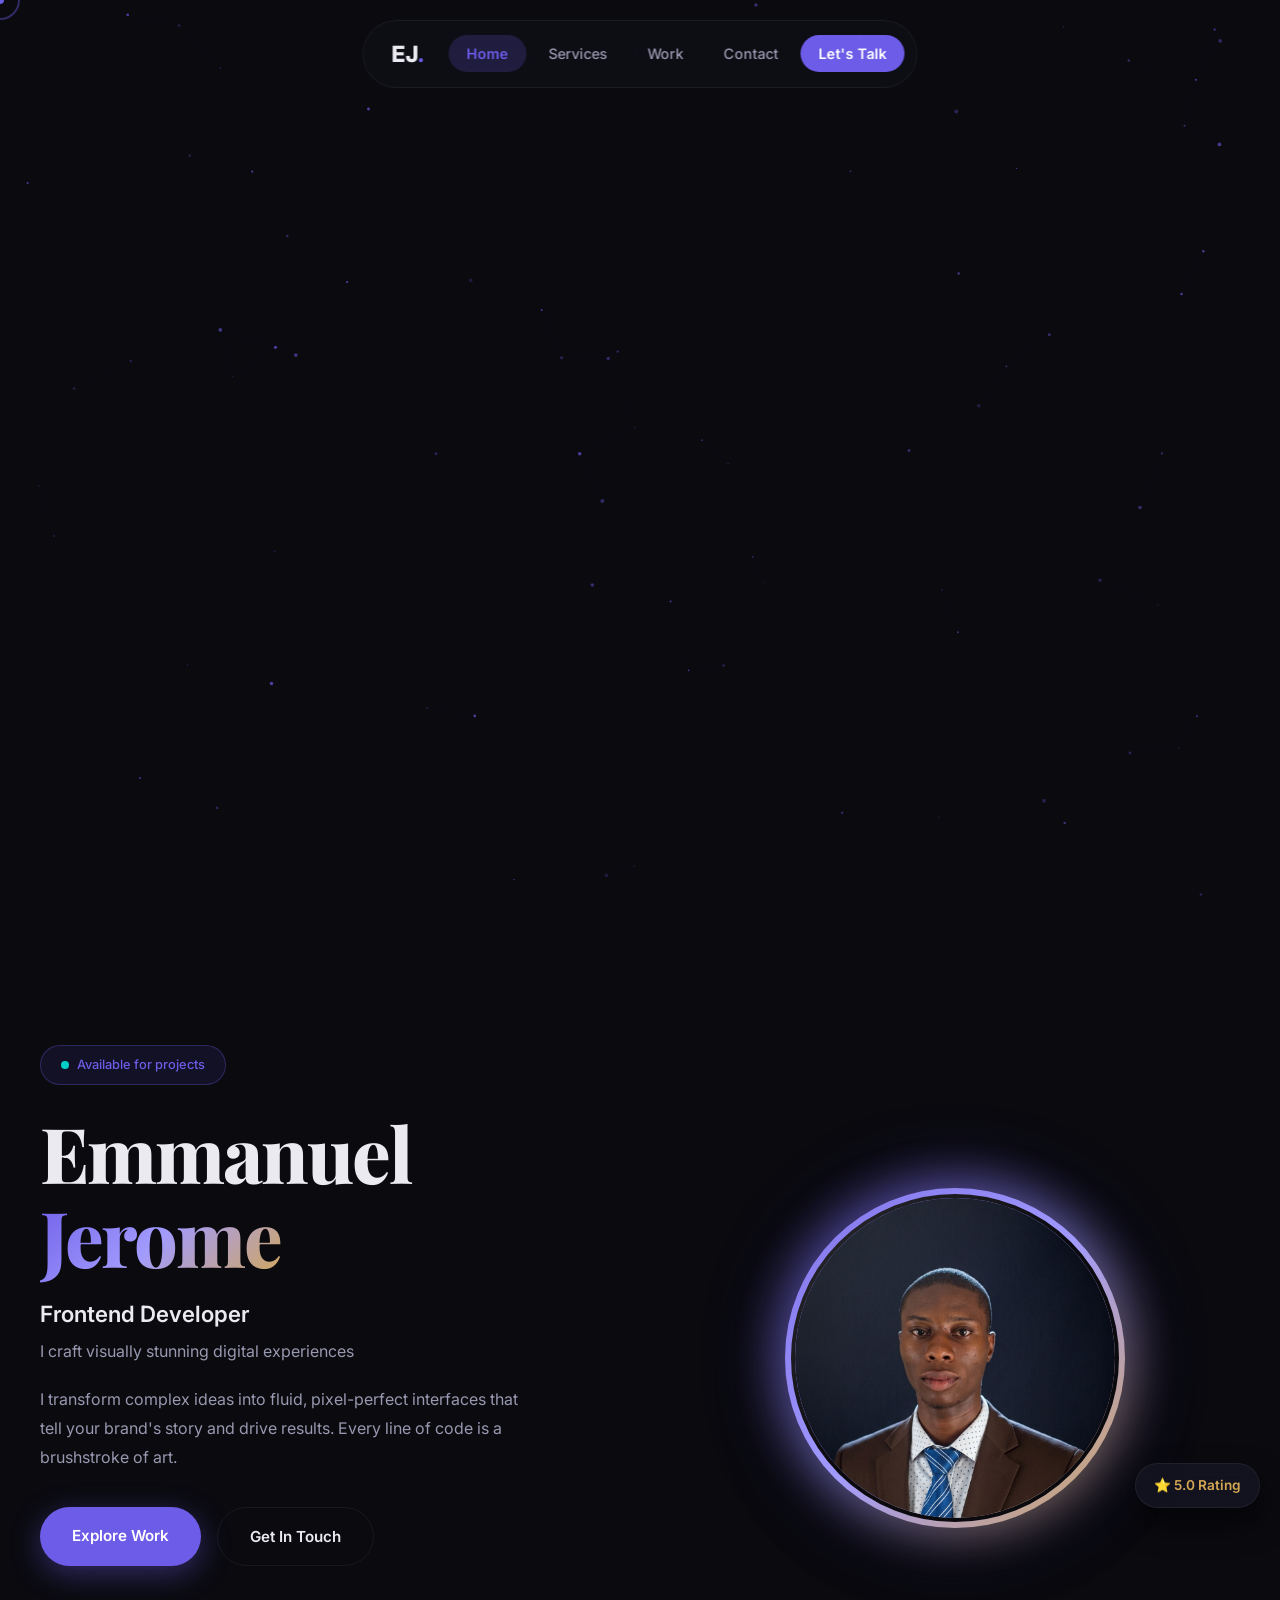
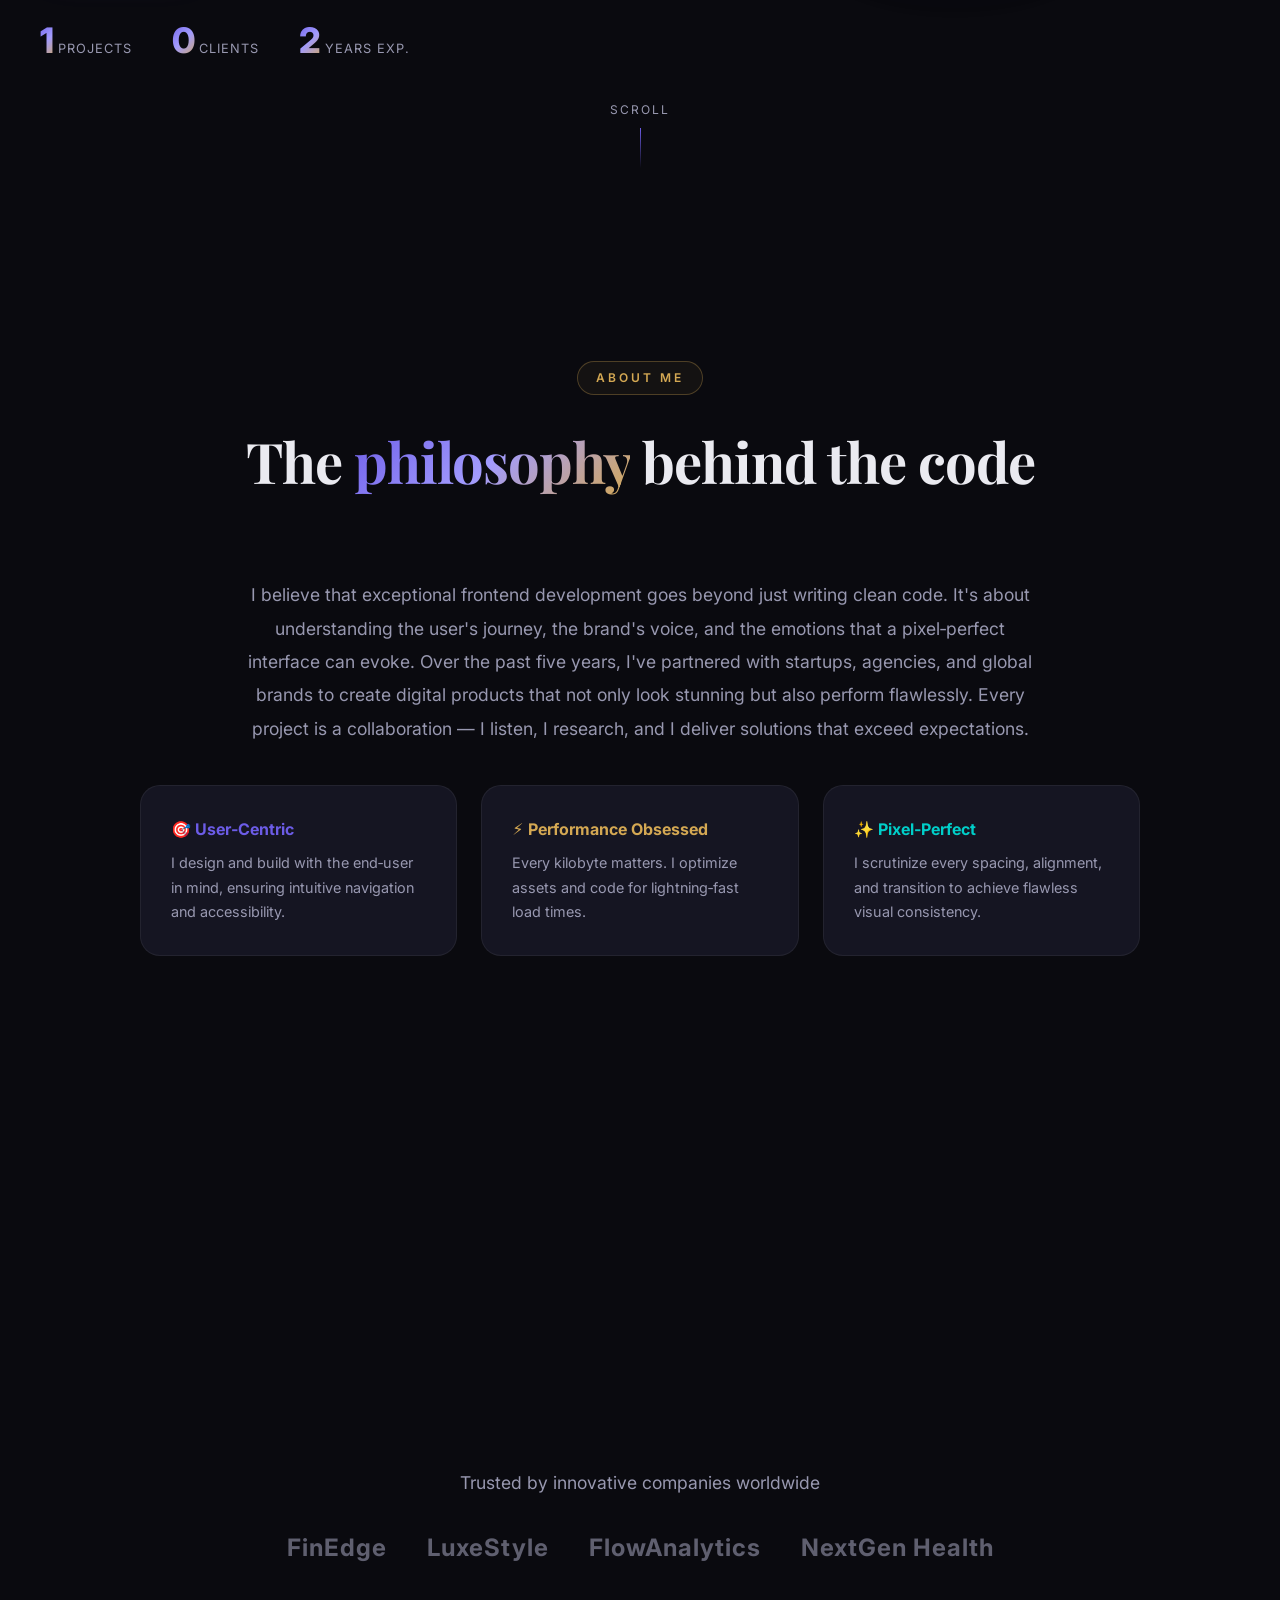
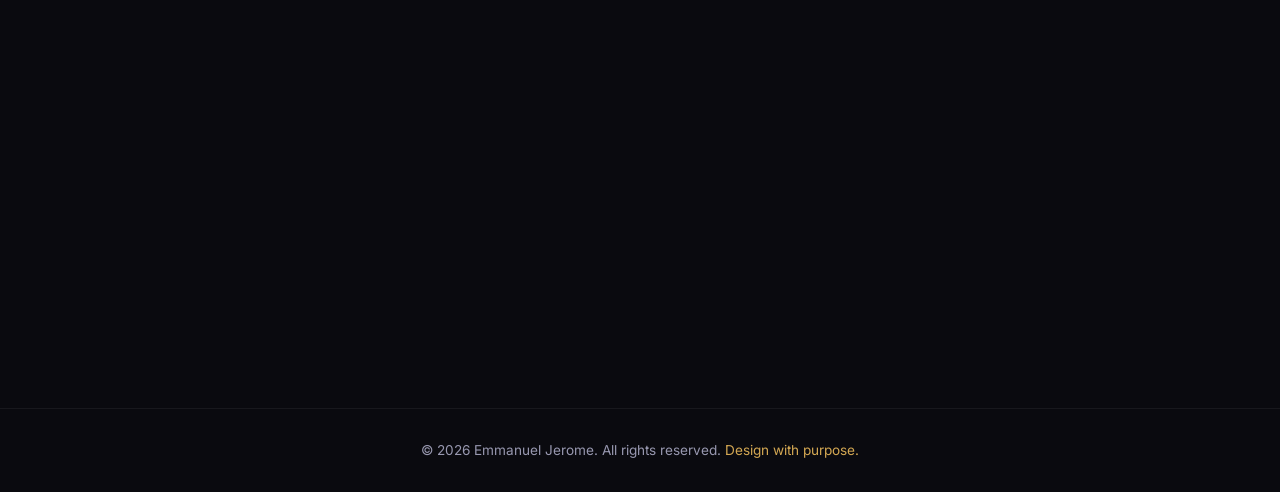
<file: index.html>
<!DOCTYPE html>
<html lang="en">
<head>
    <meta charset="UTF-8">
    <meta name="viewport" content="width=device-width, initial-scale=1.0">
    <title>Emmanuel Jerome | Frontend Developer</title>
    <link rel="stylesheet" href="style.css">
    <script defer src="script.js"></script>
</head>
<body>
    <div class="cursor" id="cursor"></div>
    <div class="cursor-follower" id="cursorFollower"></div>
    <canvas id="particleCanvas"></canvas>

    <div class="preloader" id="preloader">
        <div class="preloader-logo">
            <svg viewBox="0 0 100 100" width="80" height="80">
                <circle cx="50" cy="50" r="45" fill="none" stroke="url(#gradient)" stroke-width="3" stroke-dasharray="283" stroke-dashoffset="283" stroke-linecap="round" />
                <defs>
                    <linearGradient id="gradient" x1="0%" y1="0%" x2="100%" y2="100%">
                        <stop offset="0%" stop-color="#6C5CE7" />
                        <stop offset="100%" stop-color="#D4A853" />
                    </linearGradient>
                </defs>
            </svg>
            <span>EJ</span>
        </div>
    </div>

    <nav class="nav" id="navbar">
        <div class="nav-container">
            <a href="index.html" class="nav-logo"><span class="logo-text">EJ<span class="logo-dot">.</span></span></a>
            <ul class="nav-links" id="navLinks">
                <li><a href="index.html" class="active">Home</a></li>
                <li><a href="services.html">Services</a></li>
                <li><a href="work.html">Work</a></li>
                <li><a href="contact.html">Contact</a></li>
                <li><a href="contact.html" class="nav-cta">Let's Talk</a></li>
            </ul>
            <div class="hamburger" id="hamburger">
                <span></span><span></span><span></span>
            </div>
        </div>
    </nav>

    <main>
        <!-- Hero Section -->
        <section class="section hero-section">
            <div class="section-container hero-grid">
                <div class="hero-content">
                    <div class="hero-badge" data-reveal>
                        <span class="badge-pulse"></span>
                        Available for projects
                    </div>
                    <h1 class="hero-title" data-reveal>
                        Emmanuel <span class="text-gradient">Jerome</span>
                    </h1>
                    <div class="hero-role-wrapper" data-reveal>
                        <span class="hero-role">Frontend Developer</span>
                        <span class="hero-role-sub">I craft visually stunning digital experiences</span>
                    </div>
                    <p class="hero-description" data-reveal>
                        I transform complex ideas into fluid, pixel-perfect interfaces that tell your brand's story and drive results. Every line of code is a brushstroke of art.
                    </p>
                    <div class="hero-actions" data-reveal>
                        <a href="work.html" class="btn btn-primary magnetic">Explore Work</a>
                        <a href="contact.html" class="btn btn-outline magnetic">Get In Touch</a>
                    </div>
                    <div class="hero-stats" data-reveal>
                        <div class="stat">
                            <span class="stat-number counter" data-target="4">0</span>
                            <span class="stat-label">Projects</span>
                        </div>
                        <div class="stat">
                            <span class="stat-number counter" data-target="2">0</span>
                            <span class="stat-label">Clients</span>
                        </div>
                        <div class="stat">
                            <span class="stat-number">2</span>
                            <span class="stat-label">Years Exp.</span>
                        </div>
                    </div>
                </div>
                <div class="hero-visual" data-reveal>
                    <div class="hero-image-card" id="heroCard">
                        <div class="card-border-gradient"></div>
                        <div class="card-image">
                            <img src="Banner-photo.png" width='400' height='400' viewBox='0 0 400 400'%3E%3Crect fill='%23161622' width='400' height='400'/%3E%3Ctext x='200' y='220' text-anchor='middle' fill='%236C5CE7' font-size='130' font-weight='700' font-family='Inter, sans-serif'%3EEJ%3C/text%3E%3C/svg%3E" alt="Emmanuel Jerome">
                        </div>
                        <div class="card-shine"></div>
                    </div>
                    <div class="floating-badge" id="floatingBadge">
                        <span>⭐ 5.0 Rating</span>
                    </div>
                </div>
            </div>
            <div class="scroll-indicator" id="scrollIndicator">
                <span>Scroll</span>
                <div class="scroll-line"></div>
            </div>
        </section>

        <!-- Brand Story / About Section -->
        <section class="section about-section" style="padding-top:80px; padding-bottom:80px;">
            <div class="section-container" style="max-width:1000px; text-align:center;">
                <div class="section-header" data-reveal>
                    <span class="section-tag">About Me</span>
                    <h2 class="section-title">The <span class="text-gradient">philosophy</span> behind the code</h2>
                </div>
                <p class="about-text" data-reveal style="color: var(--text-secondary); font-size:1.1rem; line-height:1.9; max-width:800px; margin:0 auto 30px;">
                    I believe that exceptional frontend development goes beyond just writing clean code. It's about understanding the user's journey, the brand's voice, and the emotions that a pixel‑perfect interface can evoke. Over the past five years, I've partnered with startups, agencies, and global brands to create digital products that not only look stunning but also perform flawlessly. Every project is a collaboration — I listen, I research, and I deliver solutions that exceed expectations.
                </p>
                <div class="philosophy-grid" data-reveal style="display:grid; grid-template-columns: repeat(auto-fit, minmax(220px,1fr)); gap:24px; text-align:left; margin-top:40px;">
                    <div class="phil-card" style="background:var(--bg-card); border:1px solid var(--border-subtle); border-radius:var(--radius-md); padding:30px;">
                        <h4 style="color:var(--accent-purple); margin-bottom:8px;">🎯 User‑Centric</h4>
                        <p style="color:var(--text-secondary); font-size:0.9rem;">I design and build with the end‑user in mind, ensuring intuitive navigation and accessibility.</p>
                    </div>
                    <div class="phil-card" style="background:var(--bg-card); border:1px solid var(--border-subtle); border-radius:var(--radius-md); padding:30px;">
                        <h4 style="color:var(--accent-gold); margin-bottom:8px;">⚡ Performance Obsessed</h4>
                        <p style="color:var(--text-secondary); font-size:0.9rem;">Every kilobyte matters. I optimize assets and code for lightning‑fast load times.</p>
                    </div>
                    <div class="phil-card" style="background:var(--bg-card); border:1px solid var(--border-subtle); border-radius:var(--radius-md); padding:30px;">
                        <h4 style="color:var(--accent-teal); margin-bottom:8px;">✨ Pixel‑Perfect</h4>
                        <p style="color:var(--text-secondary); font-size:0.9rem;">I scrutinize every spacing, alignment, and transition to achieve flawless visual consistency.</p>
                    </div>
                </div>
            </div>
        </section>

        <!-- Trusted By / Client Logos (symbolic) -->
        <section class="section trust-section" style="padding-top:0; padding-bottom:80px;">
            <div class="section-container" style="text-align:center;">
                <p class="section-subtitle" data-reveal style="margin-bottom:30px;">Trusted by innovative companies worldwide</p>
                <div class="logo-strip" data-reveal style="display:flex; flex-wrap:wrap; justify-content:center; gap:40px; align-items:center; opacity:0.6;">
                    <span style="font-weight:700; font-size:1.5rem; letter-spacing:1px; color:var(--text-secondary);">FinEdge</span>
                    <span style="font-weight:700; font-size:1.5rem; letter-spacing:1px; color:var(--text-secondary);">LuxeStyle</span>
                    <span style="font-weight:700; font-size:1.5rem; letter-spacing:1px; color:var(--text-secondary);">FlowAnalytics</span>
                    <span style="font-weight:700; font-size:1.5rem; letter-spacing:1px; color:var(--text-secondary);">NextGen Health</span>
                </div>
            </div>
        </section>
    </main>

    <footer class="footer">
        <div class="footer-container">
            <p>© <span id="currentYear">2024</span> Emmanuel Jerome. All rights reserved. <span class="footer-cta">Design with purpose.</span></p>
        </div>
    </footer>
</body>
</html>
</file>
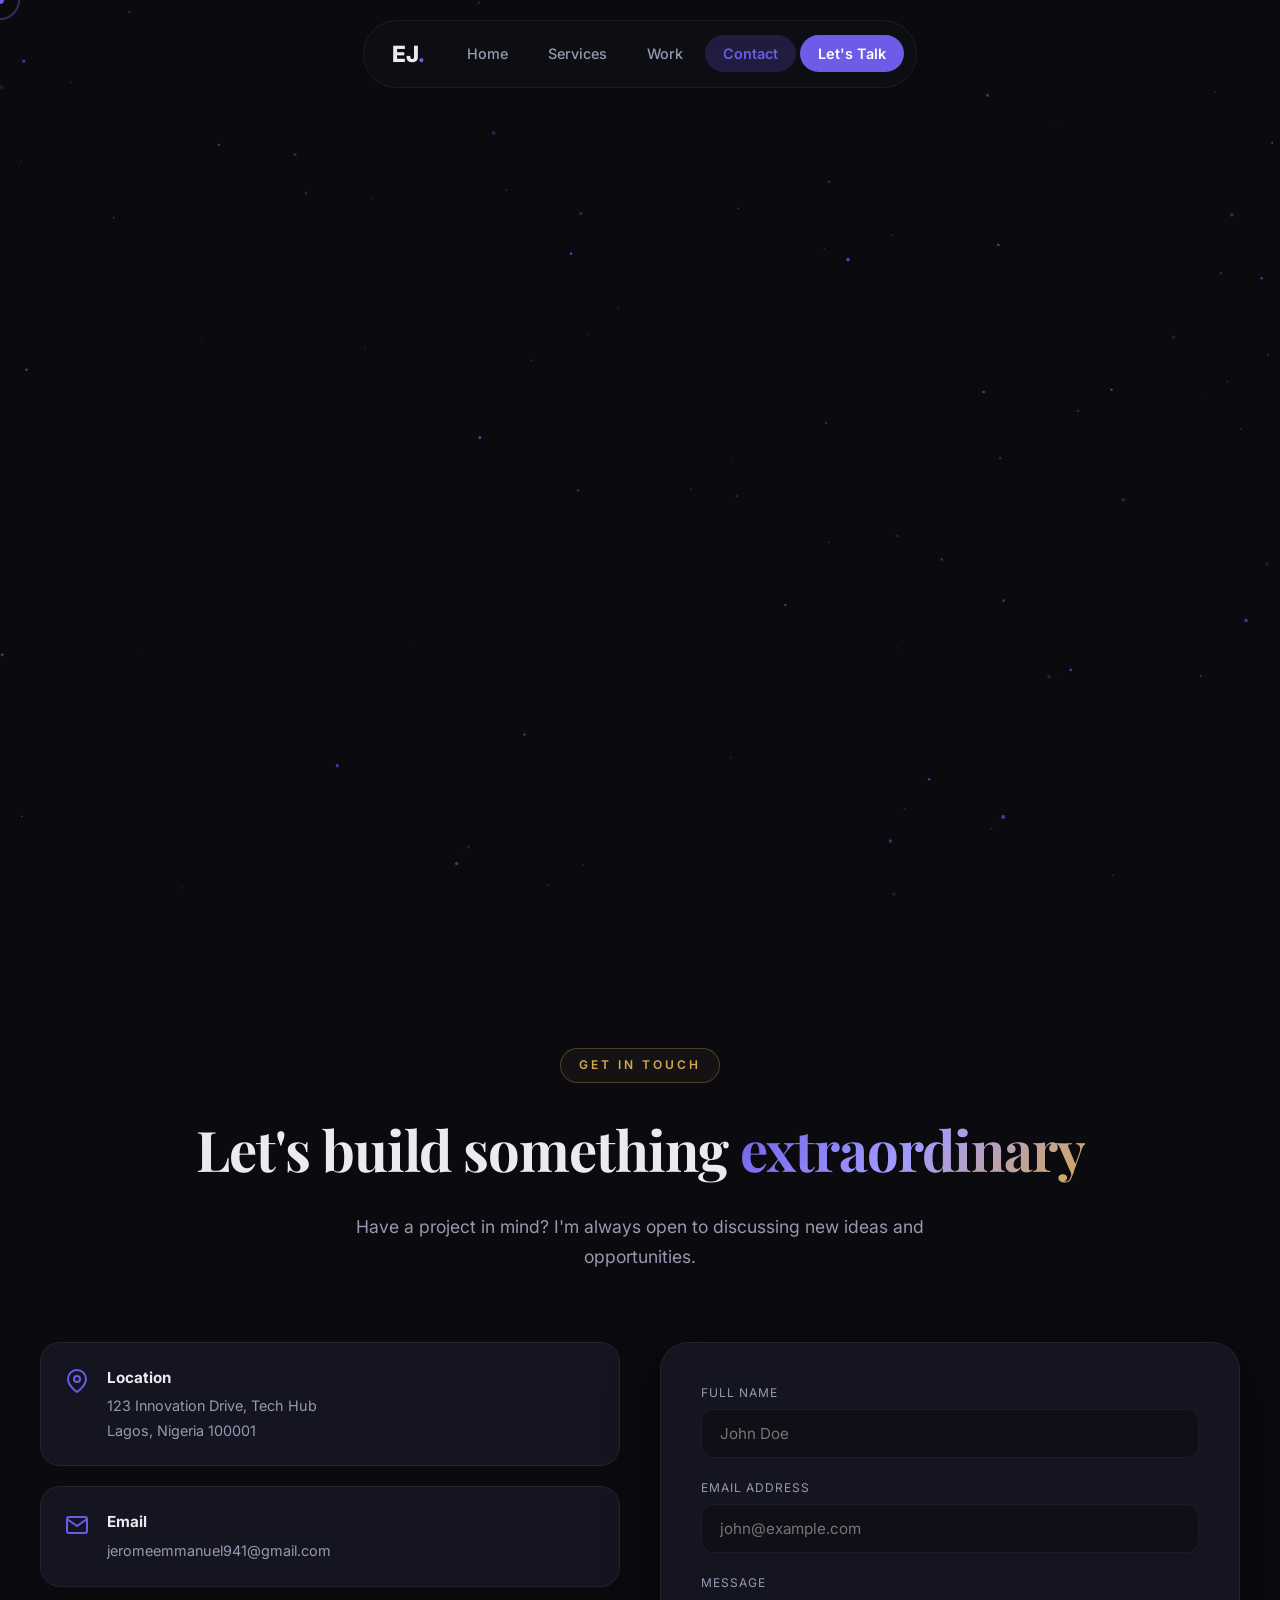
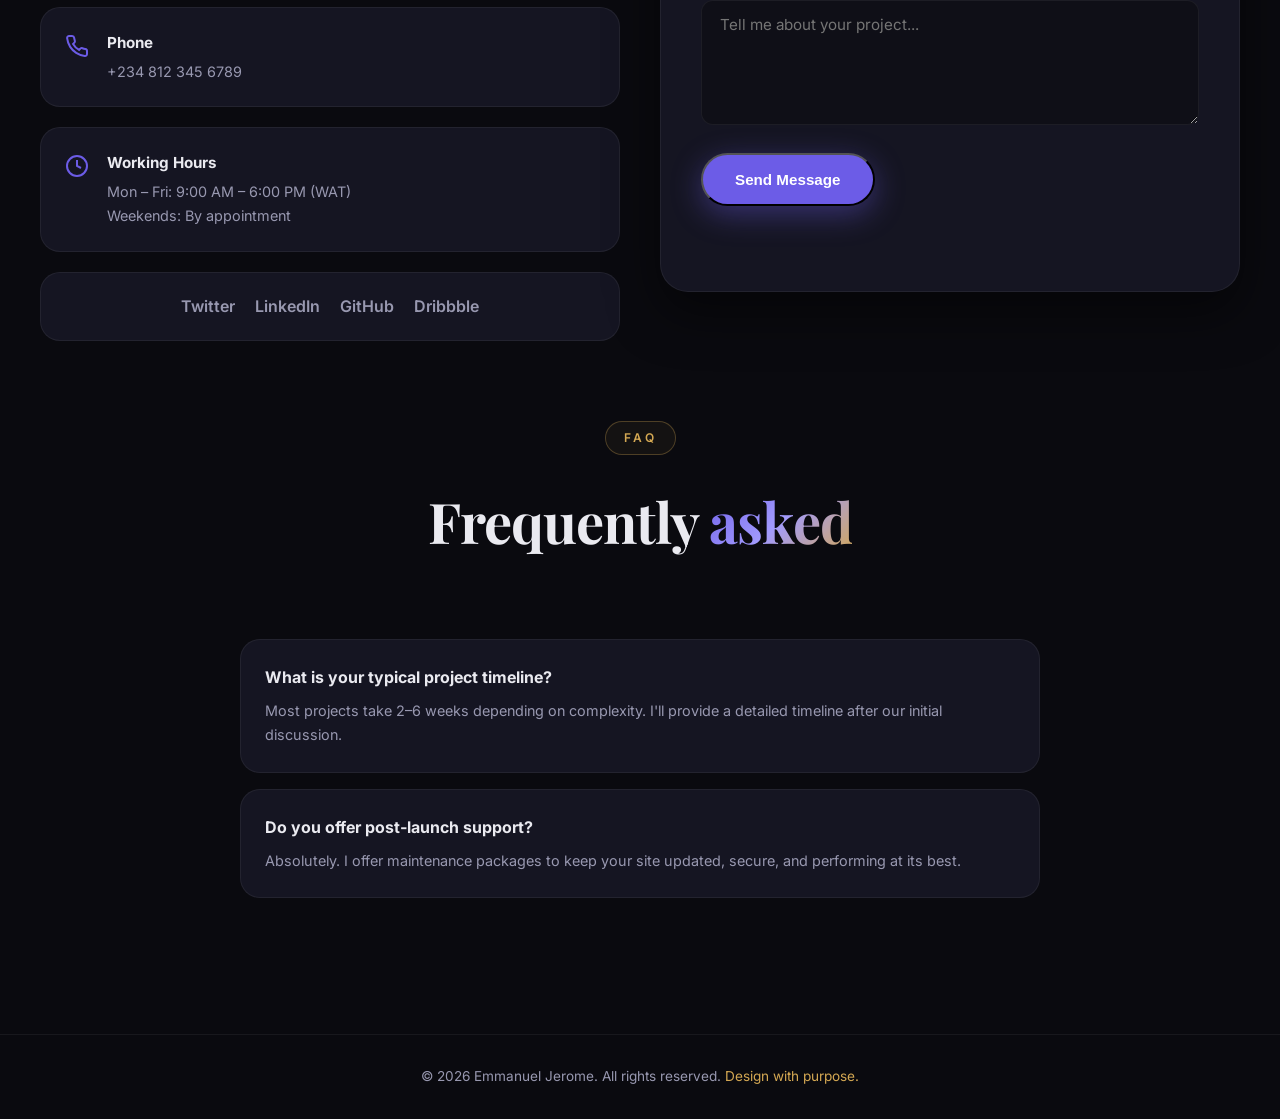
<file: contact.html>
<!DOCTYPE html>
<html lang="en">
<head>
    <meta charset="UTF-8">
    <meta name="viewport" content="width=device-width, initial-scale=1.0">
    <title>Contact | Emmanuel Jerome</title>
    <link rel="stylesheet" href="style.css">
    <script defer src="script.js"></script>
</head>
<body>
    <div class="cursor" id="cursor"></div>
    <div class="cursor-follower" id="cursorFollower"></div>
    <canvas id="particleCanvas"></canvas>

    <nav class="nav" id="navbar">
        <div class="nav-container">
            <a href="index.html" class="nav-logo"><span class="logo-text">EJ<span class="logo-dot">.</span></span></a>
            <ul class="nav-links" id="navLinks">
                <li><a href="index.html">Home</a></li>
                <li><a href="services.html">Services</a></li>
                <li><a href="work.html">Work</a></li>
                <li><a href="contact.html" class="active">Contact</a></li>
                <li><a href="contact.html" class="nav-cta">Let's Talk</a></li>
            </ul>
            <div class="hamburger" id="hamburger">
                <span></span><span></span><span></span>
            </div>
        </div>
    </nav>

    <main>
        <section class="section contact-section" style="padding-top: 140px;">
            <div class="section-container">
                <div class="section-header" data-reveal>
                    <span class="section-tag">Get In Touch</span>
                    <h2 class="section-title">Let's build something <span class="text-gradient">extraordinary</span></h2>
                    <p class="section-subtitle">Have a project in mind? I'm always open to discussing new ideas and opportunities.</p>
                </div>

                <div class="contact-grid">
                    <div class="contact-info" data-reveal>
                        <div class="contact-card">
                            <div class="contact-icon"><svg width="24" height="24" viewBox="0 0 24 24" fill="none" stroke="currentColor" stroke-width="2"><path d="M21 10c0 7-9 13-9 13s-9-6-9-13a9 9 0 0 1 18 0z"/><circle cx="12" cy="10" r="3"/></svg></div>
                            <div>
                                <h4>Location</h4>
                                <p>123 Innovation Drive, Tech Hub<br>Lagos, Nigeria 100001</p>
                            </div>
                        </div>
                        <div class="contact-card">
                            <div class="contact-icon"><svg width="24" height="24" viewBox="0 0 24 24" fill="none" stroke="currentColor" stroke-width="2"><path d="M4 4h16c1.1 0 2 .9 2 2v12c0 1.1-.9 2-2 2H4c-1.1 0-2-.9-2-2V6c0-1.1.9-2 2-2z"/><polyline points="22,6 12,13 2,6"/></svg></div>
                            <div>
                                <h4>Email</h4>
                                <p>jeromeemmanuel941@gmail.com</p>
                            </div>
                        </div>
                        <div class="contact-card">
                            <div class="contact-icon"><svg width="24" height="24" viewBox="0 0 24 24" fill="none" stroke="currentColor" stroke-width="2"><path d="M22 16.92v3a2 2 0 0 1-2.18 2 19.79 19.79 0 0 1-8.63-3.07 19.5 19.5 0 0 1-6-6 19.79 19.79 0 0 1-3.07-8.67A2 2 0 0 1 4.11 2h3a2 2 0 0 1 2 1.72 12.84 12.84 0 0 0 .7 2.81 2 2 0 0 1-.45 2.11L8.09 9.91a16 16 0 0 0 6 6l1.27-1.27a2 2 0 0 1 2.11-.45 12.84 12.84 0 0 0 2.81.7A2 2 0 0 1 22 16.92z"/></svg></div>
                            <div>
                                <h4>Phone</h4>
                                <p>+234 812 345 6789</p>
                            </div>
                        </div>
                        <div class="contact-card">
                            <div class="contact-icon"><svg width="24" height="24" viewBox="0 0 24 24" fill="none" stroke="currentColor" stroke-width="2"><circle cx="12" cy="12" r="10"/><polyline points="12 6 12 12 16 14"/></svg></div>
                            <div>
                                <h4>Working Hours</h4>
                                <p>Mon – Fri: 9:00 AM – 6:00 PM (WAT)<br>Weekends: By appointment</p>
                            </div>
                        </div>
                        <!-- Social Links -->
                        <div class="contact-card" style="justify-content: center; gap:20px; padding:20px;">
                            <a href="#" style="color:var(--text-secondary); text-decoration:none; font-weight:600;">Twitter</a>
                            <a href="#" style="color:var(--text-secondary); text-decoration:none; font-weight:600;">LinkedIn</a>
                            <a href="#" style="color:var(--text-secondary); text-decoration:none; font-weight:600;">GitHub</a>
                            <a href="#" style="color:var(--text-secondary); text-decoration:none; font-weight:600;">Dribbble</a>
                        </div>
                    </div>

                    <div class="contact-form-wrapper" data-reveal>
                        <form class="contact-form" id="contactForm">
                            <div class="form-group">
                                <label for="name">Full Name</label>
                                <input type="text" id="name" placeholder="John Doe" required>
                            </div>
                            <div class="form-group">
                                <label for="email">Email Address</label>
                                <input type="email" id="email" placeholder="john@example.com" required>
                            </div>
                            <div class="form-group">
                                <label for="message">Message</label>
                                <textarea id="message" rows="5" placeholder="Tell me about your project..." required></textarea>
                            </div>
                            <button type="submit" class="btn btn-primary magnetic form-submit">Send Message</button>
                            <div class="form-feedback" id="formFeedback"></div>
                        </form>
                    </div>
                </div>

                <!-- FAQ Section -->
                <div class="section-header" data-reveal style="margin-top:80px;">
                    <span class="section-tag">FAQ</span>
                    <h2 class="section-title">Frequently <span class="text-gradient">asked</span></h2>
                </div>
                <div class="faq-grid" data-reveal style="max-width:800px; margin:0 auto;">
                    <div style="background:var(--bg-card); border:1px solid var(--border-subtle); border-radius:var(--radius-md); padding:24px; margin-bottom:16px;">
                        <h4 style="font-weight:700;">What is your typical project timeline?</h4>
                        <p style="color:var(--text-secondary); font-size:0.9rem; margin-top:8px;">Most projects take 2–6 weeks depending on complexity. I'll provide a detailed timeline after our initial discussion.</p>
                    </div>
                    <div style="background:var(--bg-card); border:1px solid var(--border-subtle); border-radius:var(--radius-md); padding:24px; margin-bottom:16px;">
                        <h4 style="font-weight:700;">Do you offer post‑launch support?</h4>
                        <p style="color:var(--text-secondary); font-size:0.9rem; margin-top:8px;">Absolutely. I offer maintenance packages to keep your site updated, secure, and performing at its best.</p>
                    </div>
                </div>
            </div>
        </section>
    </main>

    <footer class="footer">
        <div class="footer-container">
            <p>© <span id="currentYear">2024</span> Emmanuel Jerome. All rights reserved. <span class="footer-cta">Design with purpose.</span></p>
        </div>
    </footer>
</body>
</html>
</file>
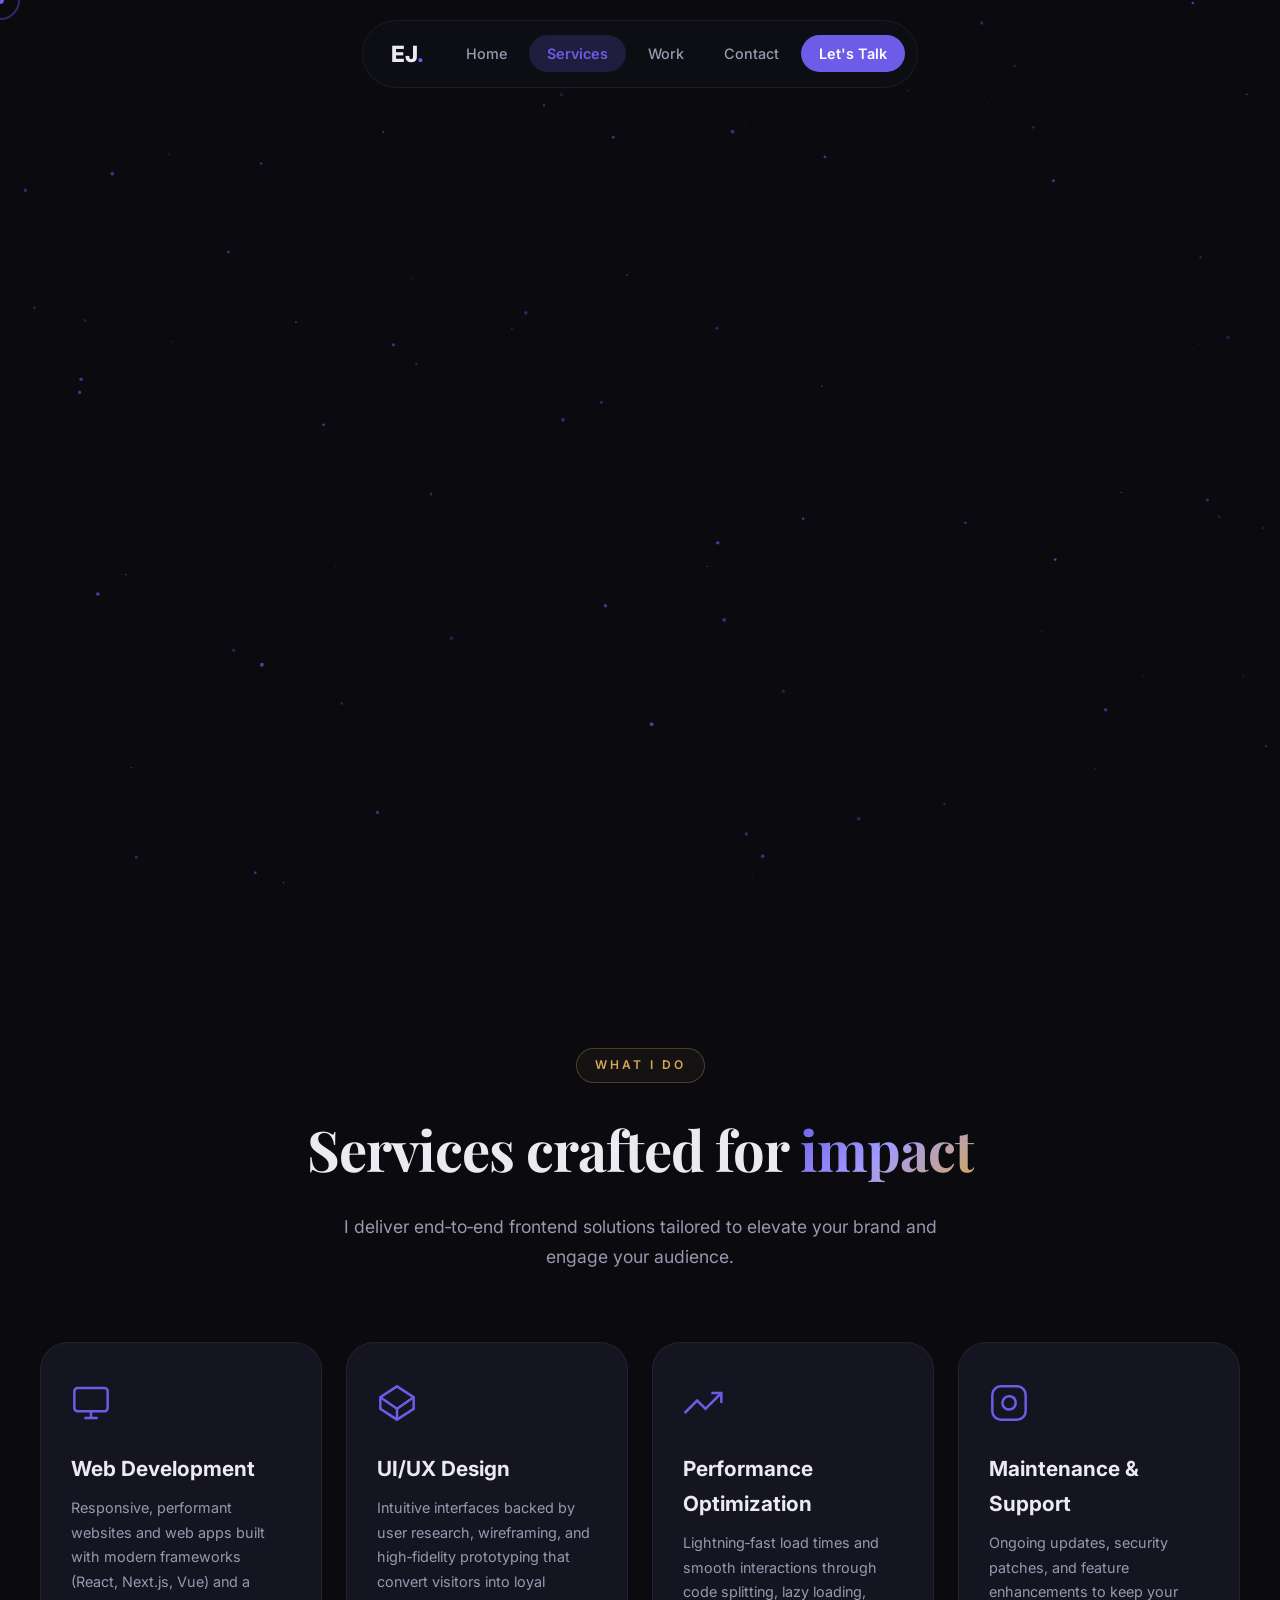
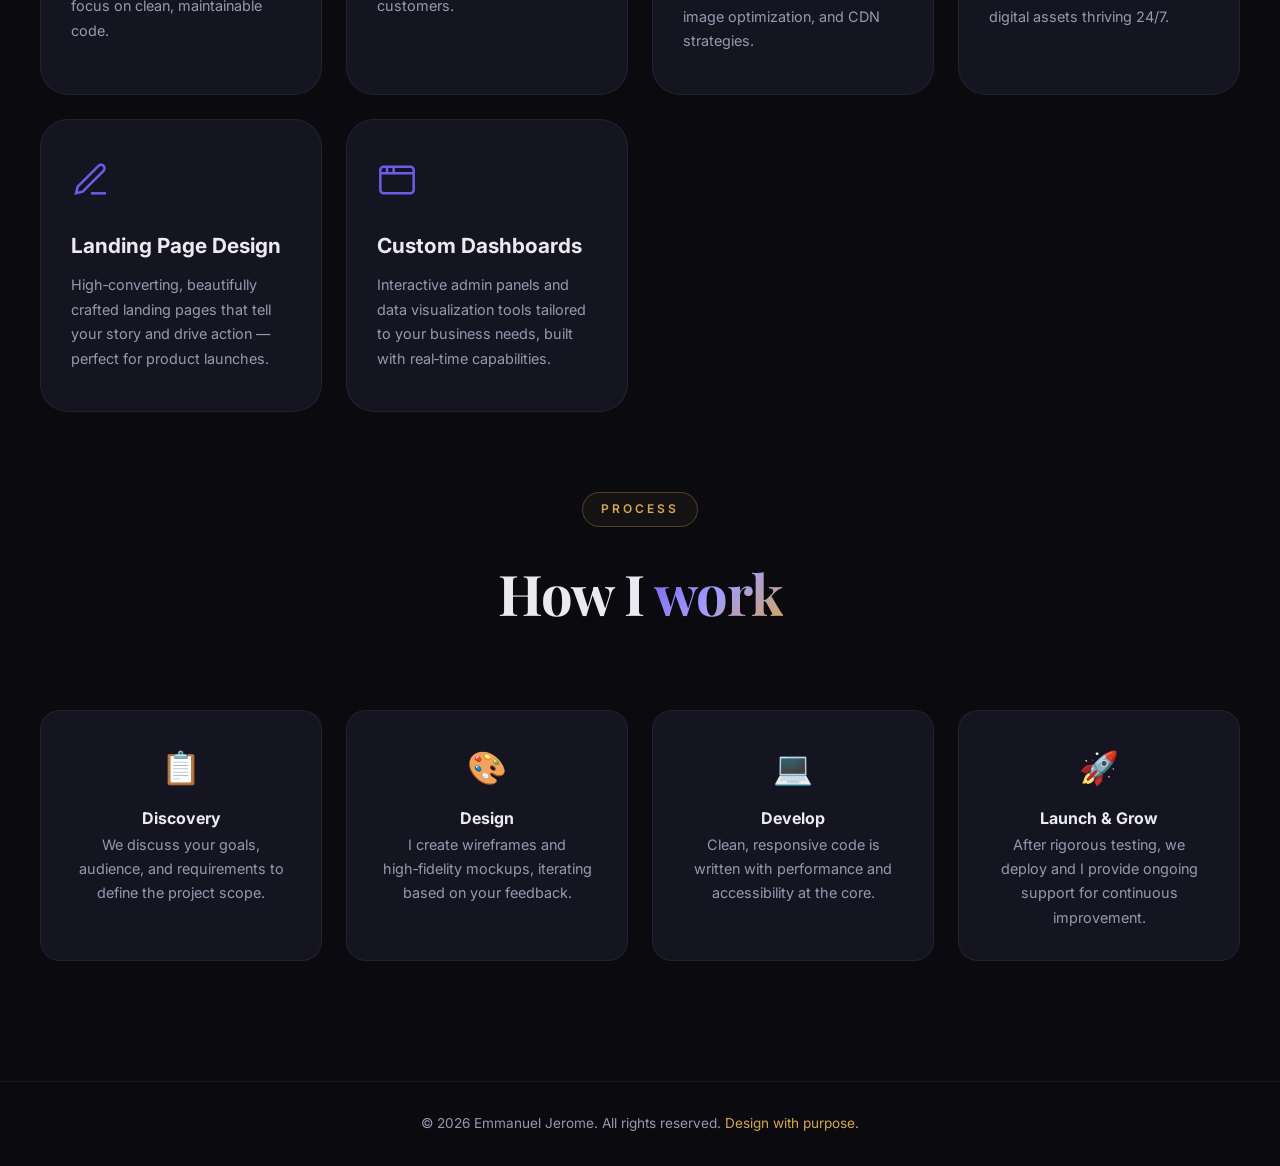
<file: services.html>
<!DOCTYPE html>
<html lang="en">
<head>
    <meta charset="UTF-8">
    <meta name="viewport" content="width=device-width, initial-scale=1.0">
    <title>Services | Emmanuel Jerome</title>
    <link rel="stylesheet" href="style.css">
    <script defer src="script.js"></script>
</head>
<body>
    <div class="cursor" id="cursor"></div>
    <div class="cursor-follower" id="cursorFollower"></div>
    <canvas id="particleCanvas"></canvas>

    <nav class="nav" id="navbar">
        <div class="nav-container">
            <a href="index.html" class="nav-logo"><span class="logo-text">EJ<span class="logo-dot">.</span></span></a>
            <ul class="nav-links" id="navLinks">
                <li><a href="index.html">Home</a></li>
                <li><a href="services.html" class="active">Services</a></li>
                <li><a href="work.html">Work</a></li>
                <li><a href="contact.html">Contact</a></li>
                <li><a href="contact.html" class="nav-cta">Let's Talk</a></li>
            </ul>
            <div class="hamburger" id="hamburger">
                <span></span><span></span><span></span>
            </div>
        </div>
    </nav>

    <main>
        <section class="section services-section" style="padding-top: 140px;">
            <div class="section-container">
                <div class="section-header" data-reveal>
                    <span class="section-tag">What I Do</span>
                    <h2 class="section-title">Services crafted for <span class="text-gradient">impact</span></h2>
                    <p class="section-subtitle">I deliver end‑to‑end frontend solutions tailored to elevate your brand and engage your audience.</p>
                </div>

                <!-- Extended Services Grid (6 services) -->
                <div class="services-grid" style="margin-bottom:80px;">
                    <div class="service-card" data-reveal>
                        <div class="service-icon"><svg width="40" height="40" viewBox="0 0 24 24" fill="none" stroke="currentColor" stroke-width="1.5"><rect x="2" y="3" width="20" height="14" rx="2" ry="2"/><line x1="8" y1="21" x2="16" y2="21"/><line x1="12" y1="17" x2="12" y2="21"/></svg></div>
                        <h3>Web Development</h3>
                        <p>Responsive, performant websites and web apps built with modern frameworks (React, Next.js, Vue) and a focus on clean, maintainable code.</p>
                    </div>
                    <div class="service-card" data-reveal>
                        <div class="service-icon"><svg width="40" height="40" viewBox="0 0 24 24" fill="none" stroke="currentColor" stroke-width="1.5"><polygon points="12 2 22 8.5 22 15.5 12 22 2 15.5 2 8.5 12 2"/><line x1="12" y1="22" x2="12" y2="15.5"/><polyline points="22 8.5 12 15.5 2 8.5"/></svg></div>
                        <h3>UI/UX Design</h3>
                        <p>Intuitive interfaces backed by user research, wireframing, and high‑fidelity prototyping that convert visitors into loyal customers.</p>
                    </div>
                    <div class="service-card" data-reveal>
                        <div class="service-icon"><svg width="40" height="40" viewBox="0 0 24 24" fill="none" stroke="currentColor" stroke-width="1.5"><polyline points="23 6 13.5 15.5 8.5 10.5 1 18"/><polyline points="17 6 23 6 23 12"/></svg></div>
                        <h3>Performance Optimization</h3>
                        <p>Lightning‑fast load times and smooth interactions through code splitting, lazy loading, image optimization, and CDN strategies.</p>
                    </div>
                    <div class="service-card" data-reveal>
                        <div class="service-icon"><svg width="40" height="40" viewBox="0 0 24 24" fill="none" stroke="currentColor" stroke-width="1.5"><rect x="2" y="2" width="20" height="20" rx="5" ry="5"/><path d="M16 11.37A4 4 0 1 1 12.63 8 4 4 0 0 1 16 11.37z"/><line x1="17.5" y1="6.5" x2="17.51" y2="6.5"/></svg></div>
                        <h3>Maintenance & Support</h3>
                        <p>Ongoing updates, security patches, and feature enhancements to keep your digital assets thriving 24/7.</p>
                    </div>
                    <div class="service-card" data-reveal>
                        <div class="service-icon"><svg width="40" height="40" viewBox="0 0 24 24" fill="none" stroke="currentColor" stroke-width="1.5"><path d="M12 20h9"/><path d="M16.5 3.5a2.121 2.121 0 0 1 3 3L7 19l-4 1 1-4L16.5 3.5z"/></svg></div>
                        <h3>Landing Page Design</h3>
                        <p>High‑converting, beautifully crafted landing pages that tell your story and drive action — perfect for product launches.</p>
                    </div>
                    <div class="service-card" data-reveal>
                        <div class="service-icon"><svg width="40" height="40" viewBox="0 0 24 24" fill="none" stroke="currentColor" stroke-width="1.5"><rect x="2" y="4" width="20" height="16" rx="2"/><path d="M10 4v4"/><path d="M2 8h20"/><path d="M6 4v4"/></svg></div>
                        <h3>Custom Dashboards</h3>
                        <p>Interactive admin panels and data visualization tools tailored to your business needs, built with real‑time capabilities.</p>
                    </div>
                </div>

                <!-- How I Work Process -->
                <div class="section-header" data-reveal style="margin-top:40px;">
                    <span class="section-tag">Process</span>
                    <h2 class="section-title">How I <span class="text-gradient">work</span></h2>
                </div>
                <div class="process-grid" data-reveal style="display:grid; grid-template-columns: repeat(auto-fit, minmax(230px,1fr)); gap:24px;">
                    <div style="background:var(--bg-card); border:1px solid var(--border-subtle); border-radius:var(--radius-md); padding:30px; text-align:center;">
                        <div style="font-size:2rem; margin-bottom:10px;">📋</div>
                        <h4 style="font-weight:700;">Discovery</h4>
                        <p style="color:var(--text-secondary); font-size:0.9rem;">We discuss your goals, audience, and requirements to define the project scope.</p>
                    </div>
                    <div style="background:var(--bg-card); border:1px solid var(--border-subtle); border-radius:var(--radius-md); padding:30px; text-align:center;">
                        <div style="font-size:2rem; margin-bottom:10px;">🎨</div>
                        <h4 style="font-weight:700;">Design</h4>
                        <p style="color:var(--text-secondary); font-size:0.9rem;">I create wireframes and high‑fidelity mockups, iterating based on your feedback.</p>
                    </div>
                    <div style="background:var(--bg-card); border:1px solid var(--border-subtle); border-radius:var(--radius-md); padding:30px; text-align:center;">
                        <div style="font-size:2rem; margin-bottom:10px;">💻</div>
                        <h4 style="font-weight:700;">Develop</h4>
                        <p style="color:var(--text-secondary); font-size:0.9rem;">Clean, responsive code is written with performance and accessibility at the core.</p>
                    </div>
                    <div style="background:var(--bg-card); border:1px solid var(--border-subtle); border-radius:var(--radius-md); padding:30px; text-align:center;">
                        <div style="font-size:2rem; margin-bottom:10px;">🚀</div>
                        <h4 style="font-weight:700;">Launch & Grow</h4>
                        <p style="color:var(--text-secondary); font-size:0.9rem;">After rigorous testing, we deploy and I provide ongoing support for continuous improvement.</p>
                    </div>
                </div>
            </div>
        </section>
    </main>

    <footer class="footer">
        <div class="footer-container">
            <p>© <span id="currentYear">2024</span> Emmanuel Jerome. All rights reserved. <span class="footer-cta">Design with purpose.</span></p>
        </div>
    </footer>
</body>
</html>
</file>
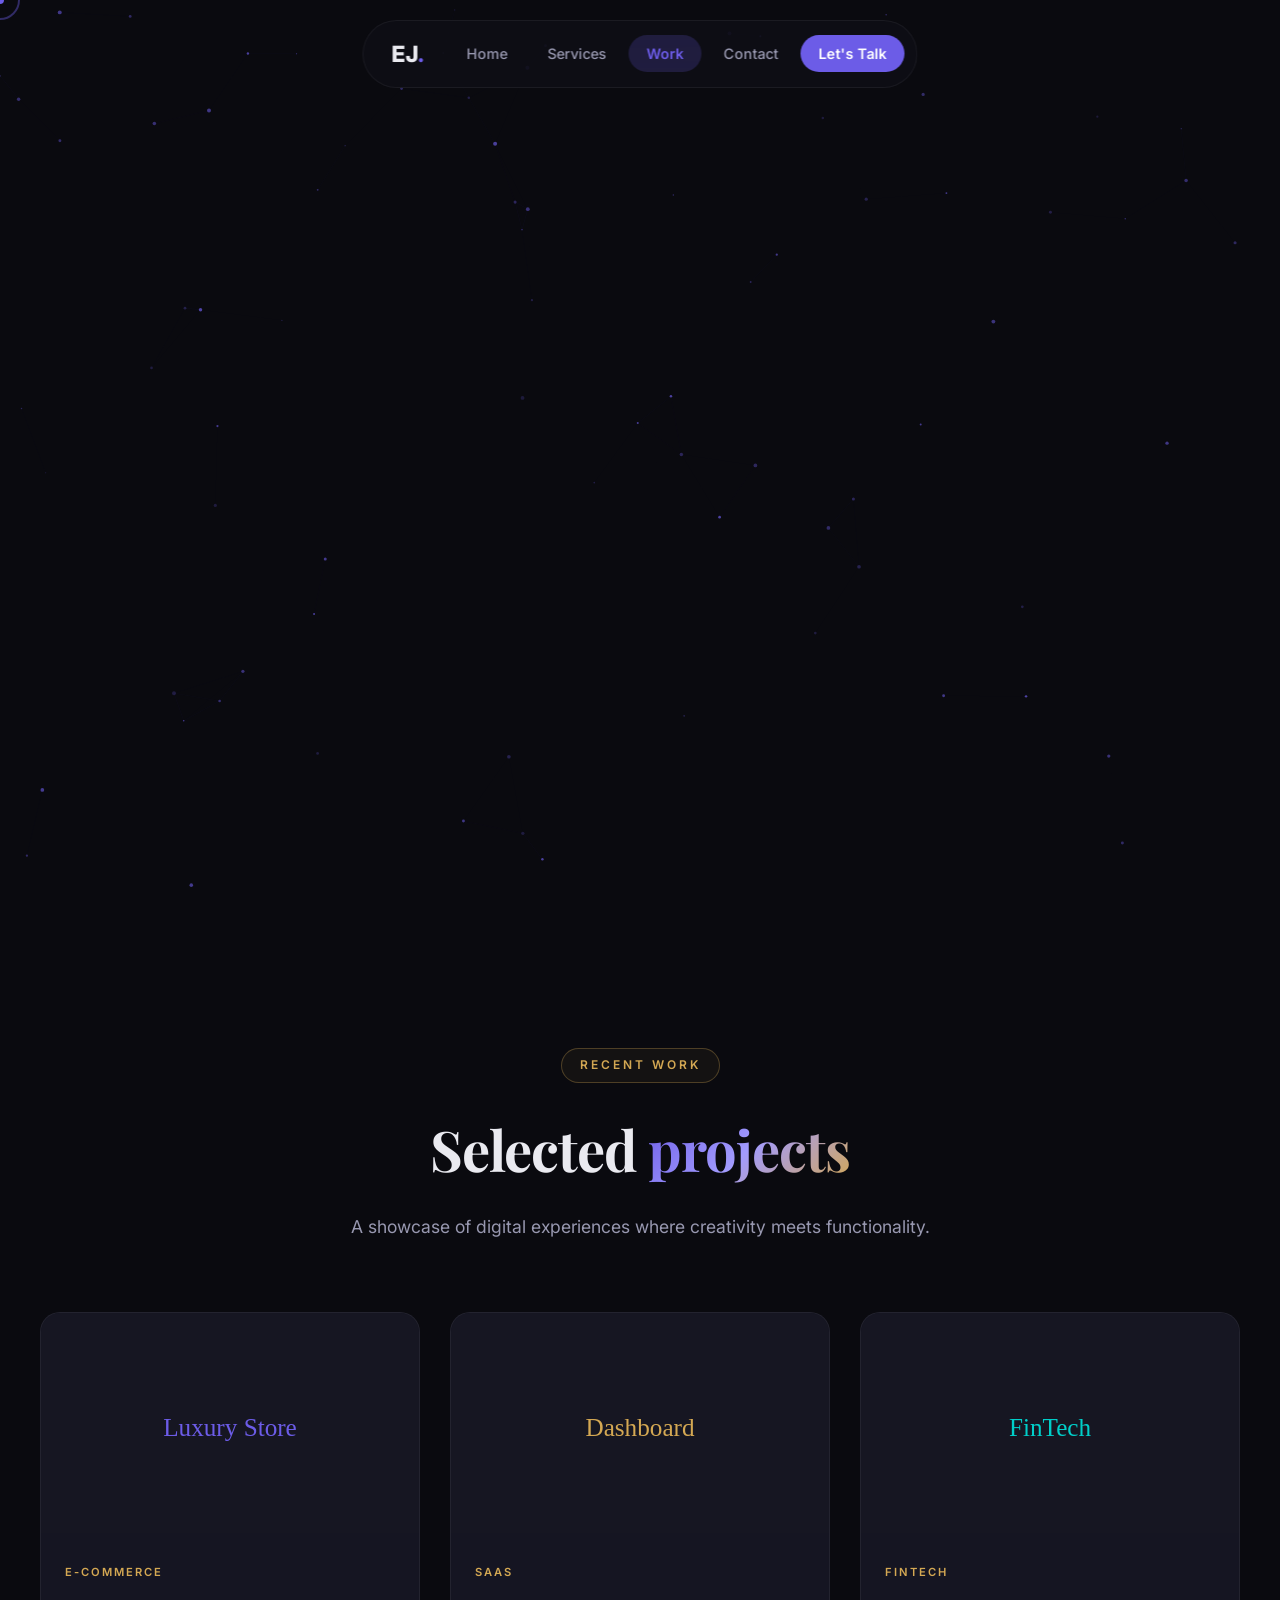
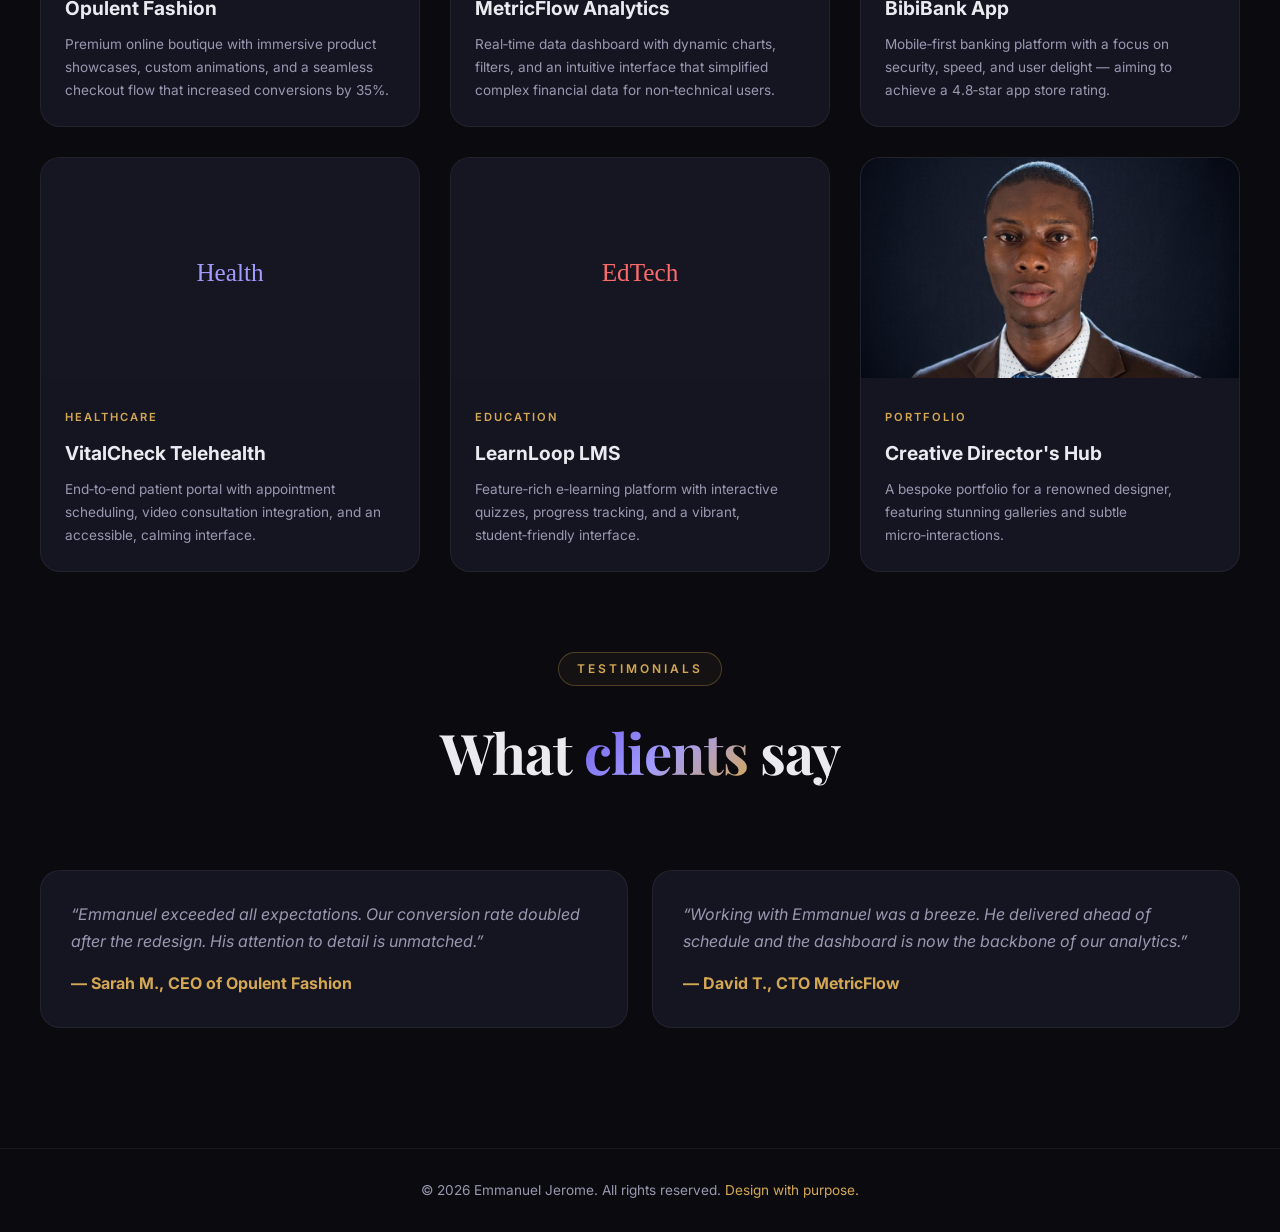
<file: work.html>
<!DOCTYPE html>
<html lang="en">
<head>
    <meta charset="UTF-8">
    <meta name="viewport" content="width=device-width, initial-scale=1.0">
    <title>Work | Emmanuel Jerome</title>
    <link rel="stylesheet" href="style.css">
    <script defer src="script.js"></script>
</head>
<body>
    <div class="cursor" id="cursor"></div>
    <div class="cursor-follower" id="cursorFollower"></div>
    <canvas id="particleCanvas"></canvas>

    <nav class="nav" id="navbar">
        <div class="nav-container">
            <a href="index.html" class="nav-logo"><span class="logo-text">EJ<span class="logo-dot">.</span></span></a>
            <ul class="nav-links" id="navLinks">
                <li><a href="index.html">Home</a></li>
                <li><a href="services.html">Services</a></li>
                <li><a href="work.html" class="active">Work</a></li>
                <li><a href="contact.html">Contact</a></li>
                <li><a href="contact.html" class="nav-cta">Let's Talk</a></li>
            </ul>
            <div class="hamburger" id="hamburger">
                <span></span><span></span><span></span>
            </div>
        </div>
    </nav>

    <main>
        <section class="section work-section" style="padding-top: 140px;">
            <div class="section-container">
                <div class="section-header" data-reveal>
                    <span class="section-tag">Recent Work</span>
                    <h2 class="section-title">Selected <span class="text-gradient">projects</span></h2>
                    <p class="section-subtitle">A showcase of digital experiences where creativity meets functionality.</p>
                </div>

                <div class="work-grid">
                    <div class="work-card" data-reveal>
                        <div class="work-image">
                            <img src="data:image/svg+xml,%3Csvg xmlns='http://www.w3.org/2000/svg' width='600' height='400' viewBox='0 0 600 400'%3E%3Crect fill='%23161622' width='600' height='400'/%3E%3Ctext x='300' y='220' text-anchor='middle' fill='%236C5CE7' font-size='40' font-family='Inter'%3ELuxury Store%3C/text%3E%3C/svg%3E" alt="Project">
                            <div class="work-overlay"><span>View Case Study</span></div>
                        </div>
                        <div class="work-details">
                            <span class="work-category">E-Commerce</span>
                            <h4>Opulent Fashion</h4>
                            <p>Premium online boutique with immersive product showcases, custom animations, and a seamless checkout flow that increased conversions by 35%.</p>
                        </div>
                    </div>
                    <div class="work-card" data-reveal>
                        <div class="work-image">
                            <img src="data:image/svg+xml,%3Csvg xmlns='http://www.w3.org/2000/svg' width='600' height='400' viewBox='0 0 600 400'%3E%3Crect fill='%23161622' width='600' height='400'/%3E%3Ctext x='300' y='220' text-anchor='middle' fill='%23D4A853' font-size='40' font-family='Inter'%3EDashboard%3C/text%3E%3C/svg%3E" alt="Project">
                            <div class="work-overlay"><span>View Case Study</span></div>
                        </div>
                        <div class="work-details">
                            <span class="work-category">SaaS</span>
                            <h4>MetricFlow Analytics</h4>
                            <p>Real‑time data dashboard with dynamic charts, filters, and an intuitive interface that simplified complex financial data for non‑technical users.</p>
                        </div>
                    </div>
                    <div class="work-card" data-reveal>
                        <div class="work-image">
                            <img src="data:image/svg+xml,%3Csvg xmlns='http://www.w3.org/2000/svg' width='600' height='400' viewBox='0 0 600 400'%3E%3Crect fill='%23161622' width='600' height='400'/%3E%3Ctext x='300' y='220' text-anchor='middle' fill='%2300CEC9' font-size='40' font-family='Inter'%3EFinTech%3C/text%3E%3C/svg%3E" alt="Project">
                            <div class="work-overlay"><span>View Case Study</span></div>
                        </div>
                        <div class="work-details">
                            <span class="work-category">Fintech</span>
                            <h4>BibiBank App</h4>
                            <p>Mobile‑first banking platform with a focus on security, speed, and user delight — aiming to achieve a 4.8‑star app store rating.</p>
                        </div>
                    </div>
                    <div class="work-card" data-reveal>
                        <div class="work-image">
                            <img src="data:image/svg+xml,%3Csvg xmlns='http://www.w3.org/2000/svg' width='600' height='400' viewBox='0 0 600 400'%3E%3Crect fill='%23161622' width='600' height='400'/%3E%3Ctext x='300' y='220' text-anchor='middle' fill='%23A29BFE' font-size='40' font-family='Inter'%3EHealth%3C/text%3E%3C/svg%3E" alt="Project">
                            <div class="work-overlay"><span>View Case Study</span></div>
                        </div>
                        <div class="work-details">
                            <span class="work-category">Healthcare</span>
                            <h4>VitalCheck Telehealth</h4>
                            <p>End‑to‑end patient portal with appointment scheduling, video consultation integration, and an accessible, calming interface.</p>
                        </div>
                    </div>
                    <div class="work-card" data-reveal>
                        <div class="work-image">
                            <img src="data:image/svg+xml,%3Csvg xmlns='http://www.w3.org/2000/svg' width='600' height='400' viewBox='0 0 600 400'%3E%3Crect fill='%23161622' width='600' height='400'/%3E%3Ctext x='300' y='220' text-anchor='middle' fill='%23FF6B6B' font-size='40' font-family='Inter'%3EEdTech%3C/text%3E%3C/svg%3E" alt="Project">
                            <div class="work-overlay"><span>View Case Study</span></div>
                        </div>
                        <div class="work-details">
                            <span class="work-category">Education</span>
                            <h4>LearnLoop LMS</h4>
                            <p>Feature‑rich e‑learning platform with interactive quizzes, progress tracking, and a vibrant, student‑friendly interface.</p>
                        </div>
                    </div>
                    <div class="work-card" data-reveal>
                        <div class="work-image">
                            <img src="Banner-photo.png"  width='600' height='400' viewBox='0 0 600 400'%3E%3Crect fill='%23161622' width='600' height='400'/%3E%3Ctext x='300' y='220' text-anchor='middle' fill='%23D4A853' font-size='40' font-family='Inter'%3EPortfolio%3C/text%3E%3C/svg%3E" alt="Project">
                            <div class="work-overlay"><span>View Case Study</span></div>
                        </div>
                        <div class="work-details">
                            <span class="work-category">Portfolio</span>
                            <h4>Creative Director's Hub</h4>
                            <p>A bespoke portfolio for a renowned designer, featuring stunning galleries and subtle micro‑interactions.</p>
                        </div>
                    </div>
                </div>

                <!-- Testimonials -->
                <div class="section-header" data-reveal style="margin-top:80px;">
                    <span class="section-tag">Testimonials</span>
                    <h2 class="section-title">What <span class="text-gradient">clients</span> say</h2>
                </div>
                <div class="testimonial-grid" data-reveal style="display:grid; grid-template-columns: repeat(auto-fit, minmax(280px,1fr)); gap:24px;">
                    <div style="background:var(--bg-card); border:1px solid var(--border-subtle); border-radius:var(--radius-md); padding:30px;">
                        <p style="color:var(--text-secondary); font-style:italic; margin-bottom:15px;">“Emmanuel exceeded all expectations. Our conversion rate doubled after the redesign. His attention to detail is unmatched.”</p>
                        <strong style="color:var(--accent-gold);">— Sarah M., CEO of Opulent Fashion</strong>
                    </div>
                    <div style="background:var(--bg-card); border:1px solid var(--border-subtle); border-radius:var(--radius-md); padding:30px;">
                        <p style="color:var(--text-secondary); font-style:italic; margin-bottom:15px;">“Working with Emmanuel was a breeze. He delivered ahead of schedule and the dashboard is now the backbone of our analytics.”</p>
                        <strong style="color:var(--accent-gold);">— David T., CTO MetricFlow</strong>
                    </div>
                </div>
            </div>
        </section>
    </main>

    <footer class="footer">
        <div class="footer-container">
            <p>© <span id="currentYear">2024</span> Emmanuel Jerome. All rights reserved. <span class="footer-cta">Design with purpose.</span></p>
        </div>
    </footer>
</body>
</html>
</file>
<file: style.css>
@import url('https://fonts.googleapis.com/css2?family=Inter:wght@300;400;500;600;700;800;900&family=Playfair+Display:wght@500;600;700;800&display=swap');

*, *::before, *::after { margin: 0; padding: 0; box-sizing: border-box; }
:root {
    --bg-primary: #0A0A0F; --bg-secondary: #0F0F17; --bg-card: #151522;
    --text-primary: #EAEAF0; --text-secondary: #9898B0;
    --accent-purple: #6C5CE7; --accent-gold: #D4A853; --accent-teal: #00CEC9;
    --gradient-1: linear-gradient(135deg, #6C5CE7 0%, #A29BFE 50%, #D4A853 100%);
    --gradient-2: linear-gradient(135deg, #D4A853 0%, #6C5CE7 100%);
    --border-subtle: rgba(255,255,255,0.06); --border-glow: rgba(108,92,231,0.4);
    --shadow-card: 0 20px 50px rgba(0,0,0,0.5); --shadow-glow: 0 0 60px rgba(108,92,231,0.3);
    --transition-fast: 0.25s cubic-bezier(0.4,0,0.2,1);
    --transition-smooth: 0.4s cubic-bezier(0.4,0,0.2,1);
    --radius-sm: 12px; --radius-md: 20px; --radius-lg: 28px;
    --font-body: 'Inter', system-ui, -apple-system, sans-serif;
    --font-heading: 'Playfair Display', 'Times New Roman', serif;
}
html { scroll-behavior: smooth; scrollbar-width: thin; scrollbar-color: var(--accent-purple) var(--bg-primary); }
body { font-family: var(--font-body); background-color: var(--bg-primary); color: var(--text-primary); line-height: 1.7; overflow-x: hidden; cursor: none; -webkit-font-smoothing: antialiased; }
a, button, input, textarea { cursor: none; }
::selection { background: rgba(108,92,231,0.3); color: #fff; }
::-webkit-scrollbar { width: 6px; } ::-webkit-scrollbar-track { background: var(--bg-primary); } ::-webkit-scrollbar-thumb { background: var(--accent-purple); border-radius: 10px; }

/* Preloader */
.preloader { position: fixed; top: 0; left: 0; width: 100%; height: 100%; background: var(--bg-primary); display: flex; align-items: center; justify-content: center; z-index: 10000; transition: opacity 0.6s, visibility 0.6s; }
.preloader.hide { opacity: 0; visibility: hidden; }
.preloader-logo { display: flex; flex-direction: column; align-items: center; gap: 15px; }
.preloader-logo svg circle { animation: draw 2s ease forwards; }
@keyframes draw { to { stroke-dashoffset: 0; } }
.preloader-logo span { font-size: 2.5rem; font-weight: 800; background: var(--gradient-1); -webkit-background-clip: text; -webkit-text-fill-color: transparent; background-clip: text; opacity: 0; animation: fadeInUp 0.8s 0.5s forwards; }
@keyframes fadeInUp { from { opacity: 0; transform: translateY(20px); } to { opacity: 1; transform: translateY(0); } }

/* Cursor */
.cursor { position: fixed; width: 8px; height: 8px; background: var(--accent-purple); border-radius: 50%; pointer-events: none; z-index: 9999; transform: translate(-50%,-50%); transition: width 0.2s, height 0.2s; }
.cursor-follower { position: fixed; width: 40px; height: 40px; border: 2px solid rgba(108,92,231,0.4); border-radius: 50%; pointer-events: none; z-index: 9998; transform: translate(-50%,-50%); transition: 0.15s ease-out; }

/* Nav */
.nav { position: fixed; top: 20px; left: 50%; transform: translateX(-50%); z-index: 1000; background: rgba(15,15,23,0.75); backdrop-filter: blur(30px); -webkit-backdrop-filter: blur(30px); border: 1px solid var(--border-subtle); border-radius: 50px; padding: 8px 12px; }
.nav.scrolled { top: 8px; background: rgba(10,10,15,0.9); box-shadow: 0 10px 40px rgba(0,0,0,0.7); }
.nav-container { display: flex; align-items: center; gap: 8px; }
.nav-logo { font-weight: 800; font-size: 1.4rem; text-decoration: none; color: var(--text-primary); padding: 6px 16px; }
.logo-text .logo-dot { color: var(--accent-purple); }
.nav-links { display: flex; list-style: none; gap: 4px; align-items: center; }
.nav-links a { text-decoration: none; color: var(--text-secondary); padding: 10px 18px; border-radius: 40px; font-size: 0.9rem; font-weight: 500; transition: var(--transition-fast); }
.nav-links a:hover, .nav-links a.active { color: #fff; background: rgba(255,255,255,0.05); }
.nav-links a.active { background: rgba(108,92,231,0.2); color: var(--accent-purple); font-weight: 600; }
.nav-cta { background: var(--accent-purple) !important; color: #fff !important; font-weight: 600 !important; }
.hamburger { display: none; flex-direction: column; gap: 5px; background: none; border: none; padding: 8px; }
.hamburger span { width: 26px; height: 2px; background: var(--text-primary); border-radius: 4px; transition: 0.3s; }

/* Sections */
.section { position: relative; min-height: 100vh; display: flex; align-items: center; justify-content: center; padding: 120px 24px; }
.section-container { max-width: 1200px; width: 100%; margin: 0 auto; }
.section-header { text-align: center; margin-bottom: 70px; }
.section-tag { display: inline-block; font-size: 0.75rem; text-transform: uppercase; letter-spacing: 3px; color: var(--accent-gold); font-weight: 600; padding: 6px 18px; border: 1px solid rgba(212,168,83,0.3); border-radius: 40px; margin-bottom: 18px; background: rgba(212,168,83,0.05); }
.section-title { font-family: var(--font-heading); font-size: clamp(2.2rem, 5vw, 3.5rem); font-weight: 700; letter-spacing: -1px; margin-bottom: 16px; }
.text-gradient { background: var(--gradient-1); -webkit-background-clip: text; -webkit-text-fill-color: transparent; background-clip: text; }
.section-subtitle { color: var(--text-secondary); font-size: 1.1rem; max-width: 600px; margin: 0 auto; }

/* Hero */
.hero-grid { display: grid; grid-template-columns: 1fr 1fr; gap: 60px; align-items: center; }
.hero-badge { display: inline-flex; align-items: center; gap: 8px; font-size: 0.8rem; padding: 8px 20px; border-radius: 30px; background: rgba(108,92,231,0.1); border: 1px solid rgba(108,92,231,0.3); margin-bottom: 25px; color: var(--accent-purple); font-weight: 500; }
.badge-pulse { width: 8px; height: 8px; background: #00CEC9; border-radius: 50%; animation: pulse 2s infinite; }
@keyframes pulse { 0% { box-shadow: 0 0 0 0 rgba(0,206,201,0.7); } 70% { box-shadow: 0 0 0 10px rgba(0,206,201,0); } 100% { box-shadow: 0 0 0 0 rgba(0,206,201,0); } }
.hero-title { font-family: var(--font-heading); font-size: clamp(3rem, 6vw, 5rem); font-weight: 800; line-height: 1.1; letter-spacing: -2px; margin-bottom: 16px; }
.hero-role-wrapper { margin-bottom: 20px; }
.hero-role { font-size: 1.4rem; font-weight: 600; }
.hero-role-sub { font-size: 1rem; color: var(--text-secondary); display: block; margin-top: 5px; }
.hero-description { color: var(--text-secondary); font-size: 1rem; max-width: 480px; margin-bottom: 35px; line-height: 1.8; }
.hero-actions { display: flex; gap: 16px; flex-wrap: wrap; margin-bottom: 45px; }
.btn { display: inline-block; padding: 16px 32px; border-radius: 50px; font-weight: 600; font-size: 0.95rem; text-decoration: none; transition: var(--transition-smooth); }
.btn-primary { background: var(--accent-purple); color: #fff; box-shadow: 0 8px 30px rgba(108,92,231,0.4); }
.btn-primary:hover { transform: translateY(-4px); box-shadow: 0 14px 40px rgba(108,92,231,0.7); background: #7D6FF0; }
.btn-outline { border: 1.5px solid var(--border-subtle); color: var(--text-primary); }
.btn-outline:hover { border-color: var(--accent-purple); background: rgba(108,92,231,0.05); transform: translateY(-4px); }
.hero-stats { display: flex; gap: 40px; }
.stat { text-align: center; }
.stat-number { font-size: 2.2rem; font-weight: 800; background: var(--gradient-1); -webkit-background-clip: text; -webkit-text-fill-color: transparent; background-clip: text; }
.stat-label { font-size: 0.8rem; color: var(--text-secondary); text-transform: uppercase; letter-spacing: 1px; }
.hero-visual { display: flex; justify-content: center; align-items: center; position: relative; }
.hero-image-card { width: 340px; height: 340px; border-radius: 50%; padding: 6px; background: var(--gradient-1); box-shadow: 0 20px 60px rgba(0,0,0,0.7), 0 0 80px rgba(108,92,231,0.35); transform-style: preserve-3d; perspective: 1000px; }
.card-border-gradient { position: absolute; top: -10px; left: -10px; right: -10px; bottom: -10px; border-radius: 50%; background: var(--gradient-1); z-index: -1; opacity: 0.5; filter: blur(20px); }
.card-image { width: 100%; height: 100%; border-radius: 50%; overflow: hidden; background: var(--bg-card); border: 4px solid #0A0A0F; }
.card-image img { width: 100%; height: 100%; object-fit: cover; }
.card-shine { position: absolute; top: 0; left: 0; width: 100%; height: 100%; border-radius: 50%; background: linear-gradient(135deg, rgba(255,255,255,0.15) 0%, transparent 50%); pointer-events: none; }
.floating-badge { position: absolute; bottom: 20px; right: -20px; background: rgba(21,21,34,0.9); backdrop-filter: blur(10px); border: 1px solid var(--border-subtle); padding: 10px 18px; border-radius: 30px; font-size: 0.85rem; font-weight: 600; box-shadow: 0 15px 30px rgba(0,0,0,0.5); color: var(--accent-gold); }
.scroll-indicator { position: absolute; bottom: 40px; left: 50%; transform: translateX(-50%); display: flex; flex-direction: column; align-items: center; gap: 8px; color: var(--text-secondary); font-size: 0.75rem; text-transform: uppercase; letter-spacing: 2px; }
.scroll-line { width: 1px; height: 40px; background: linear-gradient(to bottom, var(--accent-purple), transparent); animation: scrollAnim 2s infinite; }
@keyframes scrollAnim { 0% { transform: scaleY(0); transform-origin: top; } 50% { transform: scaleY(1); transform-origin: top; } 50.1% { transform-origin: bottom; } 100% { transform: scaleY(0); transform-origin: bottom; } }

/* Services Grid */
.services-grid { display: grid; grid-template-columns: repeat(auto-fit, minmax(260px, 1fr)); gap: 24px; }
.service-card { background: var(--bg-card); border: 1px solid var(--border-subtle); border-radius: var(--radius-lg); padding: 40px 30px; transition: 0.4s; position: relative; overflow: hidden; }
.service-card::before { content: ''; position: absolute; top: 0; left: 0; width: 100%; height: 3px; background: var(--gradient-1); transform: scaleX(0); transform-origin: left; transition: 0.5s; }
.service-card:hover { transform: translateY(-10px); border-color: var(--border-glow); box-shadow: 0 25px 50px rgba(0,0,0,0.6); }
.service-card:hover::before { transform: scaleX(1); }
.service-icon { margin-bottom: 20px; color: var(--accent-purple); }
.service-card h3 { font-size: 1.3rem; font-weight: 700; margin-bottom: 10px; }
.service-card p { color: var(--text-secondary); font-size: 0.9rem; }

/* Work Grid */
.work-grid { display: grid; grid-template-columns: repeat(auto-fit, minmax(300px, 1fr)); gap: 30px; }
.work-card { background: var(--bg-card); border: 1px solid var(--border-subtle); border-radius: var(--radius-md); overflow: hidden; transition: var(--transition-smooth); }
.work-card:hover { transform: translateY(-12px); border-color: var(--border-glow); box-shadow: 0 30px 60px rgba(0,0,0,0.7); }
.work-image { position: relative; overflow: hidden; height: 220px; }
.work-image img { width: 100%; height: 100%; object-fit: cover; transition: 0.6s; }
.work-card:hover .work-image img { transform: scale(1.05); }
.work-overlay { position: absolute; inset: 0; background: rgba(10,10,15,0.75); display: flex; align-items: center; justify-content: center; opacity: 0; transition: 0.4s; }
.work-card:hover .work-overlay { opacity: 1; }
.work-overlay span { color: #fff; border: 1px solid var(--accent-gold); padding: 10px 24px; border-radius: 30px; font-weight: 600; }
.work-details { padding: 24px; }
.work-category { font-size: 0.7rem; text-transform: uppercase; letter-spacing: 2px; color: var(--accent-gold); font-weight: 600; }
.work-details h4 { font-size: 1.2rem; font-weight: 700; margin: 8px 0; }
.work-details p { color: var(--text-secondary); font-size: 0.85rem; }

/* Contact */
.contact-grid { display: grid; grid-template-columns: 1fr 1fr; gap: 40px; align-items: start; }
.contact-info { display: flex; flex-direction: column; gap: 20px; }
.contact-card { background: var(--bg-card); border: 1px solid var(--border-subtle); border-radius: var(--radius-md); padding: 22px 24px; display: flex; gap: 18px; align-items: flex-start; transition: var(--transition-fast); }
.contact-card:hover { border-color: var(--border-glow); box-shadow: 0 0 30px rgba(108,92,231,0.15); }
.contact-icon { color: var(--accent-purple); margin-top: 4px; }
.contact-card h4 { font-weight: 700; font-size: 0.95rem; margin-bottom: 4px; }
.contact-card p { color: var(--text-secondary); font-size: 0.9rem; }
.contact-form-wrapper { background: var(--bg-card); border: 1px solid var(--border-subtle); border-radius: var(--radius-lg); padding: 40px; box-shadow: var(--shadow-card); }
.contact-form { display: flex; flex-direction: column; gap: 20px; }
.form-group label { display: block; font-size: 0.75rem; text-transform: uppercase; letter-spacing: 1px; color: var(--text-secondary); margin-bottom: 6px; }
.form-group input, .form-group textarea { width: 100%; padding: 14px 18px; background: var(--bg-secondary); border: 1px solid var(--border-subtle); border-radius: var(--radius-sm); color: var(--text-primary); font-family: var(--font-body); font-size: 0.95rem; transition: var(--transition-fast); outline: none; }
.form-group input:focus, .form-group textarea:focus { border-color: var(--accent-purple); box-shadow: 0 0 20px rgba(108,92,231,0.2); }
.form-submit { align-self: flex-start; }
.form-feedback { min-height: 20px; font-size: 0.9rem; font-weight: 600; margin-top: 5px; }
.form-feedback.success { color: #00CEC9; } .form-feedback.error { color: #FF6B6B; }

/* Footer */
.footer { padding: 30px 24px; border-top: 1px solid var(--border-subtle); text-align: center; color: var(--text-secondary); font-size: 0.85rem; }
.footer-cta { color: var(--accent-gold); }

/* Reveal */
[data-reveal] { opacity: 0; transform: translateY(40px); transition: opacity 0.8s ease, transform 0.8s ease; }
[data-reveal].revealed { opacity: 1; transform: translateY(0); }

/* Responsive */
@media (max-width: 900px) {
    .hero-grid { grid-template-columns: 1fr; text-align: center; }
    .hero-description { max-width: 100%; margin-left: auto; margin-right: auto; }
    .hero-actions { justify-content: center; }
    .hero-stats { justify-content: center; }
    .hero-image-card { width: 260px; height: 260px; }
    .contact-grid { grid-template-columns: 1fr; }
}
@media (max-width: 768px) {
    .nav-container { flex-wrap: wrap; }
    .nav-links { display: none; position: absolute; top: 70px; left: 0; right: 0; background: rgba(10,10,15,0.98); backdrop-filter: blur(30px); flex-direction: column; padding: 20px; border-radius: 20px; border: 1px solid var(--border-subtle); }
    .nav-links.open { display: flex; }
    .hamburger { display: flex; }
}
</file>
